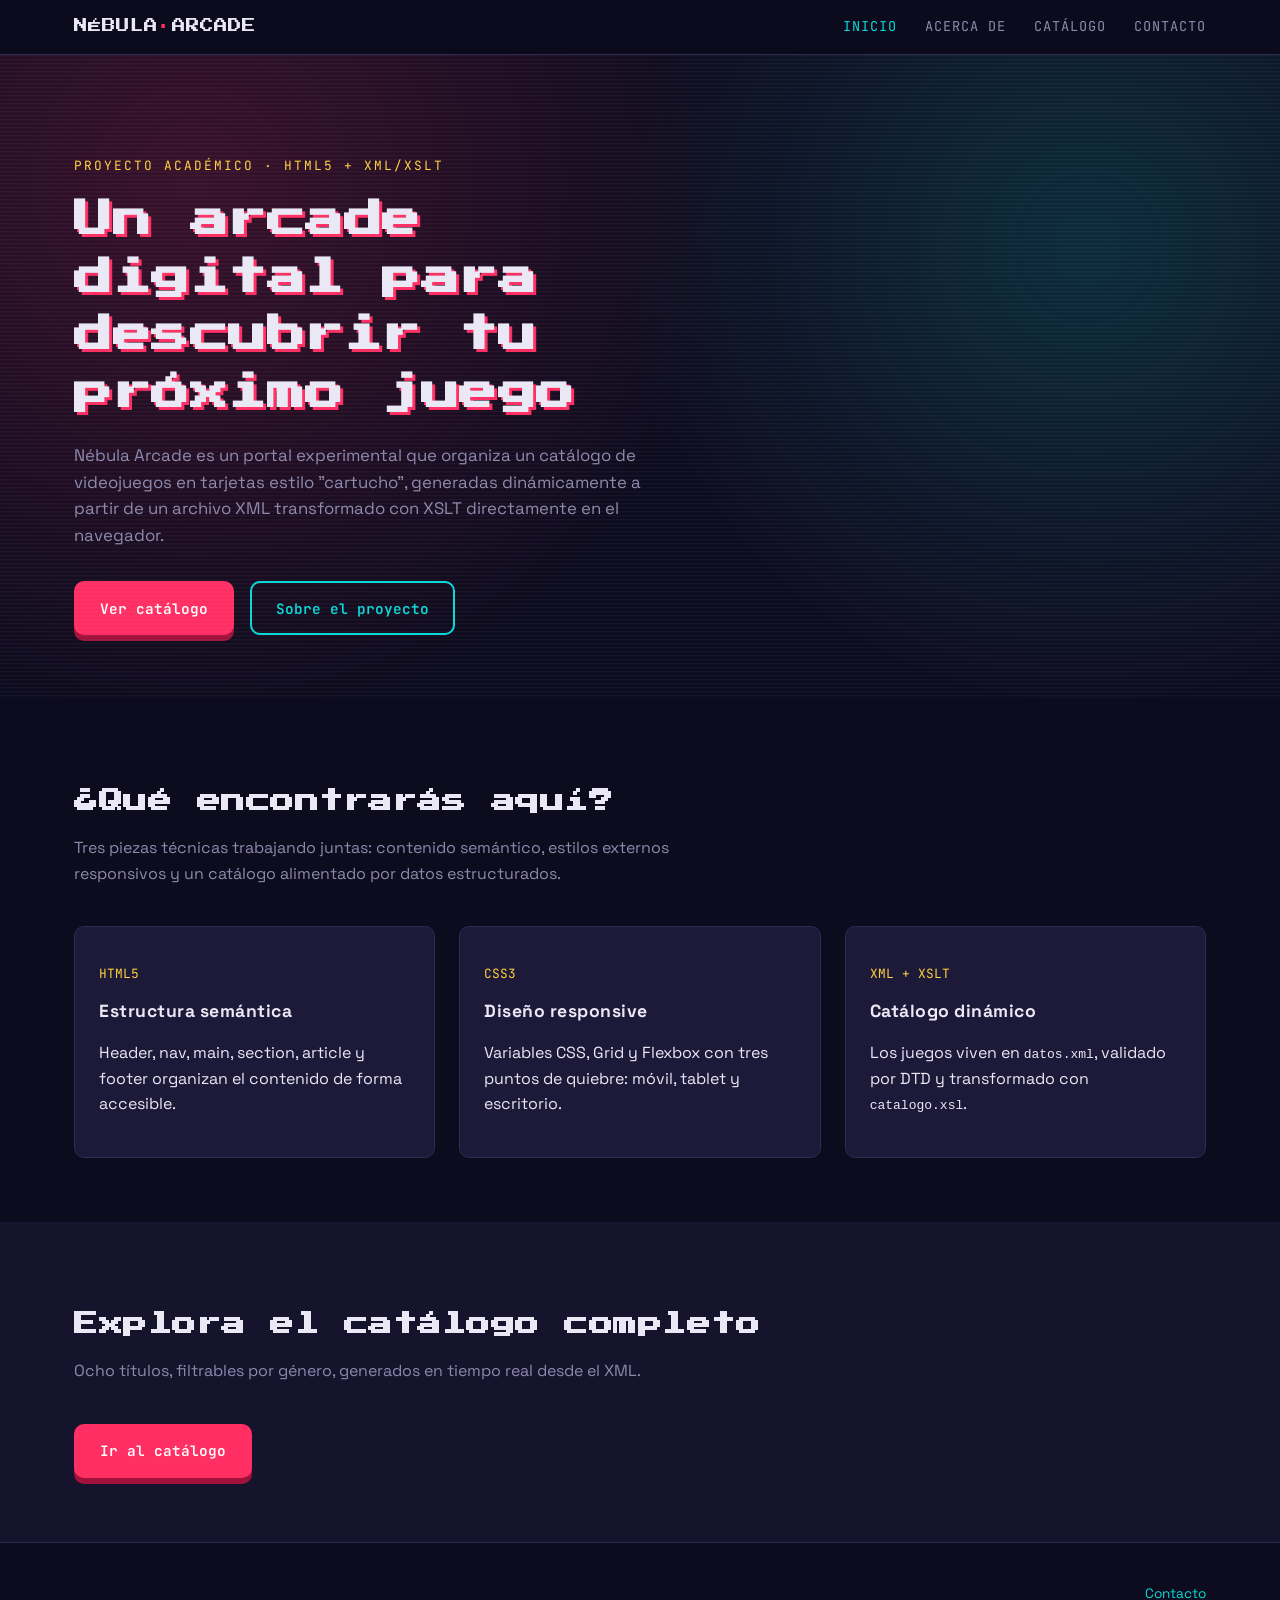
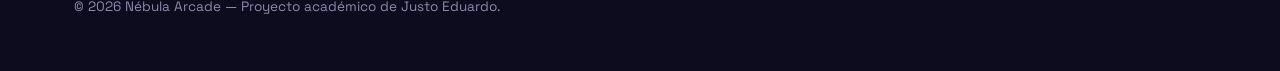
<file: index.html>
<!DOCTYPE html>
<html lang="es">
<head>
  <meta charset="UTF-8">
  <meta name="viewport" content="width=device-width, initial-scale=1.0">
  <title>Nébula Arcade — Portal de videojuegos</title>
  <meta name="description" content="Nébula Arcade: catálogo dinámico de videojuegos generado con XML y XSLT.">
  <link rel="stylesheet" href="css/styles.css">
</head>
<body>

  <header class="encabezado">
    <div class="contenedor encabezado__barra">
      <a href="index.html" class="logo">NÉBULA<span>·</span>ARCADE</a>
      <button class="nav__toggle" aria-expanded="false" aria-controls="menu-principal">☰</button>
      <nav aria-label="Navegación principal">
        <ul class="nav__lista" id="menu-principal">
          <li><a href="index.html" aria-current="page">Inicio</a></li>
          <li><a href="about.html">Acerca de</a></li>
          <li><a href="catalog.html">Catálogo</a></li>
          <li><a href="contact.html">Contacto</a></li>
        </ul>
      </nav>
    </div>
  </header>

  <main>
    <section class="hero">
      <div class="contenedor">
        <p class="hero__eyebrow">PROYECTO ACADÉMICO · HTML5 + XML/XSLT</p>
        <h1 class="hero__titulo">Un arcade digital para descubrir tu próximo juego</h1>
        <p class="hero__parrafo">
          Nébula Arcade es un portal experimental que organiza un catálogo de videojuegos
          en tarjetas estilo "cartucho", generadas dinámicamente a partir de un archivo XML
          transformado con XSLT directamente en el navegador.
        </p>
        <div class="hero__acciones">
          <a href="catalog.html" class="boton boton--primario">Ver catálogo</a>
          <a href="about.html" class="boton boton--secundario">Sobre el proyecto</a>
        </div>
      </div>
    </section>

    <section class="seccion" aria-labelledby="titulo-caracteristicas">
      <div class="contenedor">
        <h2 class="seccion__titulo" id="titulo-caracteristicas">¿Qué encontrarás aquí?</h2>
        <p class="seccion__intro">
          Tres piezas técnicas trabajando juntas: contenido semántico, estilos externos
          responsivos y un catálogo alimentado por datos estructurados.
        </p>
        <div class="rejilla">
          <article class="tarjeta">
            <p class="tarjeta__numero">HTML5</p>
            <h3 class="tarjeta__titulo">Estructura semántica</h3>
            <p>Header, nav, main, section, article y footer organizan el contenido de forma accesible.</p>
          </article>
          <article class="tarjeta">
            <p class="tarjeta__numero">CSS3</p>
            <h3 class="tarjeta__titulo">Diseño responsive</h3>
            <p>Variables CSS, Grid y Flexbox con tres puntos de quiebre: móvil, tablet y escritorio.</p>
          </article>
          <article class="tarjeta">
            <p class="tarjeta__numero">XML + XSLT</p>
            <h3 class="tarjeta__titulo">Catálogo dinámico</h3>
            <p>Los juegos viven en <code>datos.xml</code>, validado por DTD y transformado con <code>catalogo.xsl</code>.</p>
          </article>
        </div>
      </div>
    </section>

    <section class="seccion seccion--alterna" aria-labelledby="titulo-cta">
      <div class="contenedor">
        <h2 class="seccion__titulo" id="titulo-cta">Explora el catálogo completo</h2>
        <p class="seccion__intro">Ocho títulos, filtrables por género, generados en tiempo real desde el XML.</p>
        <a href="catalog.html" class="boton boton--primario">Ir al catálogo</a>
      </div>
    </section>
  </main>

  <footer class="pie">
    <div class="contenedor pie__contenido">
      <p>© 2026 Nébula Arcade — Proyecto académico de Justo Eduardo.</p>
      <nav aria-label="Enlaces del pie de página">
        <a href="contact.html">Contacto</a>
      </nav>
    </div>
  </footer>

  <script src="js/main.js"></script>
</body>
</html>
</file>
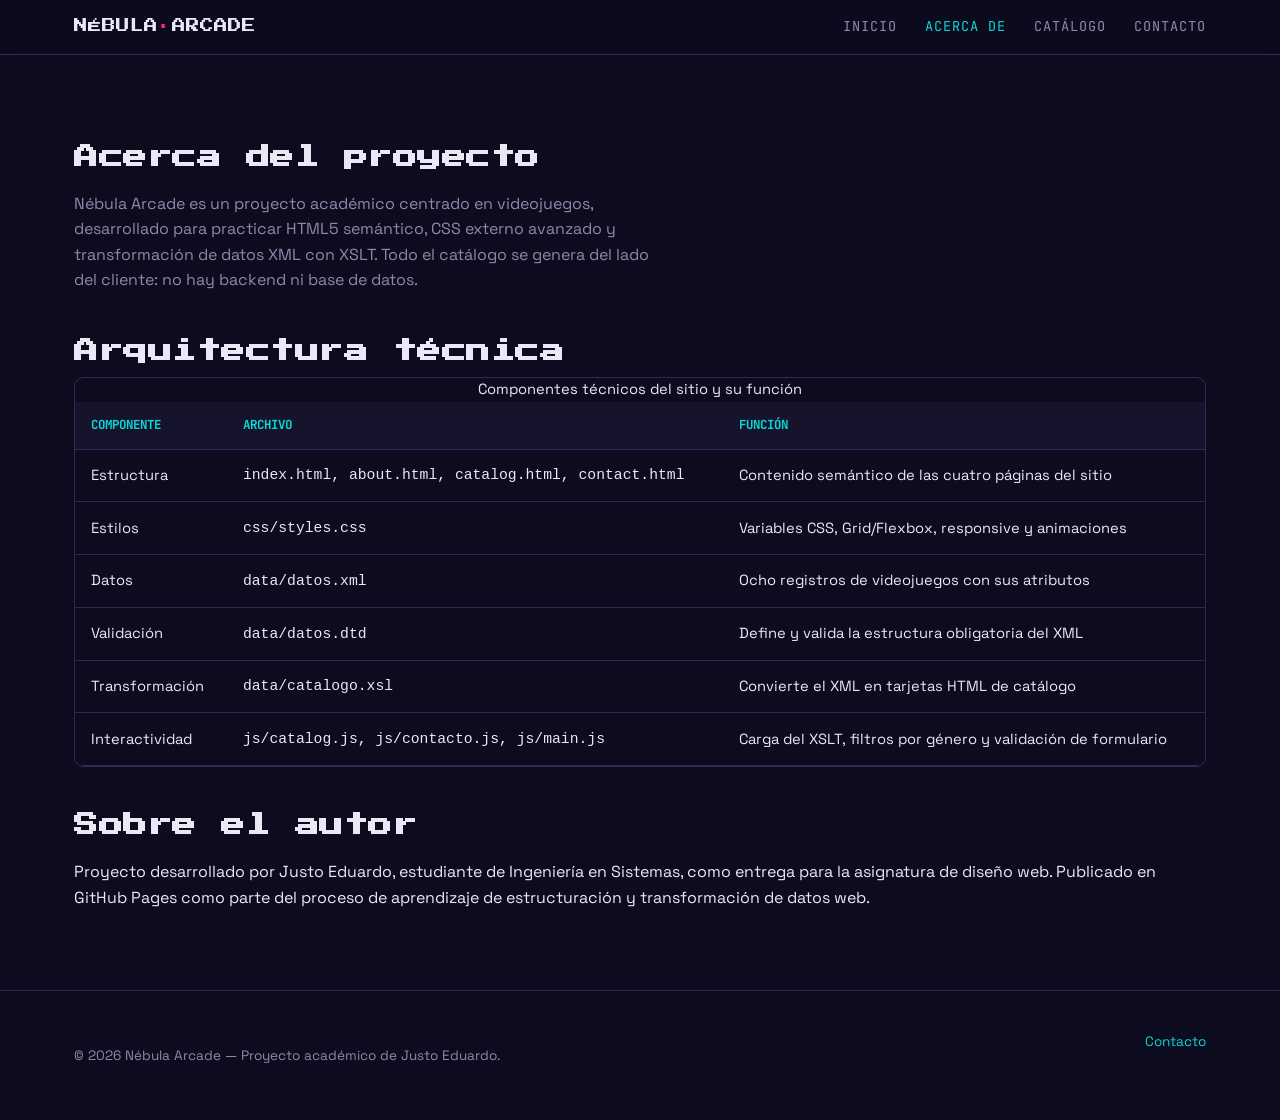
<file: about.html>
<!DOCTYPE html>
<html lang="es">
<head>
  <meta charset="UTF-8">
  <meta name="viewport" content="width=device-width, initial-scale=1.0">
  <title>Acerca de — Nébula Arcade</title>
  <meta name="description" content="Sobre el proyecto Nébula Arcade y su arquitectura técnica.">
  <link rel="stylesheet" href="css/styles.css">
</head>
<body>

  <header class="encabezado">
    <div class="contenedor encabezado__barra">
      <a href="index.html" class="logo">NÉBULA<span>·</span>ARCADE</a>
      <button class="nav__toggle" aria-expanded="false" aria-controls="menu-principal">☰</button>
      <nav aria-label="Navegación principal">
        <ul class="nav__lista" id="menu-principal">
          <li><a href="index.html">Inicio</a></li>
          <li><a href="about.html" aria-current="page">Acerca de</a></li>
          <li><a href="catalog.html">Catálogo</a></li>
          <li><a href="contact.html">Contacto</a></li>
        </ul>
      </nav>
    </div>
  </header>

  <main>
    <section class="seccion">
      <div class="contenedor">
        <h1 class="seccion__titulo">Acerca del proyecto</h1>
        <p class="seccion__intro">
          Nébula Arcade es un proyecto académico centrado en videojuegos, desarrollado para
          practicar HTML5 semántico, CSS externo avanzado y transformación de datos XML con XSLT.
          Todo el catálogo se genera del lado del cliente: no hay backend ni base de datos.
        </p>

        <h2 class="seccion__titulo" style="margin-top:2.5rem;">Arquitectura técnica</h2>
        <div class="tabla-wrap">
          <table>
            <caption class="sr-only">Componentes técnicos del sitio y su función</caption>
            <thead>
              <tr>
                <th scope="col">Componente</th>
                <th scope="col">Archivo</th>
                <th scope="col">Función</th>
              </tr>
            </thead>
            <tbody>
              <tr>
                <td>Estructura</td>
                <td><code>index.html, about.html, catalog.html, contact.html</code></td>
                <td>Contenido semántico de las cuatro páginas del sitio</td>
              </tr>
              <tr>
                <td>Estilos</td>
                <td><code>css/styles.css</code></td>
                <td>Variables CSS, Grid/Flexbox, responsive y animaciones</td>
              </tr>
              <tr>
                <td>Datos</td>
                <td><code>data/datos.xml</code></td>
                <td>Ocho registros de videojuegos con sus atributos</td>
              </tr>
              <tr>
                <td>Validación</td>
                <td><code>data/datos.dtd</code></td>
                <td>Define y valida la estructura obligatoria del XML</td>
              </tr>
              <tr>
                <td>Transformación</td>
                <td><code>data/catalogo.xsl</code></td>
                <td>Convierte el XML en tarjetas HTML de catálogo</td>
              </tr>
              <tr>
                <td>Interactividad</td>
                <td><code>js/catalog.js, js/contacto.js, js/main.js</code></td>
                <td>Carga del XSLT, filtros por género y validación de formulario</td>
              </tr>
            </tbody>
          </table>
        </div>

        <h2 class="seccion__titulo" style="margin-top:2.5rem;">Sobre el autor</h2>
        <p>
          Proyecto desarrollado por Justo Eduardo, estudiante de Ingeniería en Sistemas, como entrega
          para la asignatura de diseño web. Publicado en GitHub Pages como parte del
          proceso de aprendizaje de estructuración y transformación de datos web.
        </p>
      </div>
    </section>
  </main>

  <footer class="pie">
    <div class="contenedor pie__contenido">
      <p>© 2026 Nébula Arcade — Proyecto académico de Justo Eduardo.</p>
      <nav aria-label="Enlaces del pie de página">
        <a href="contact.html">Contacto</a>
      </nav>
    </div>
  </footer>

  <script src="js/main.js"></script>
</body>
</html>
</file>
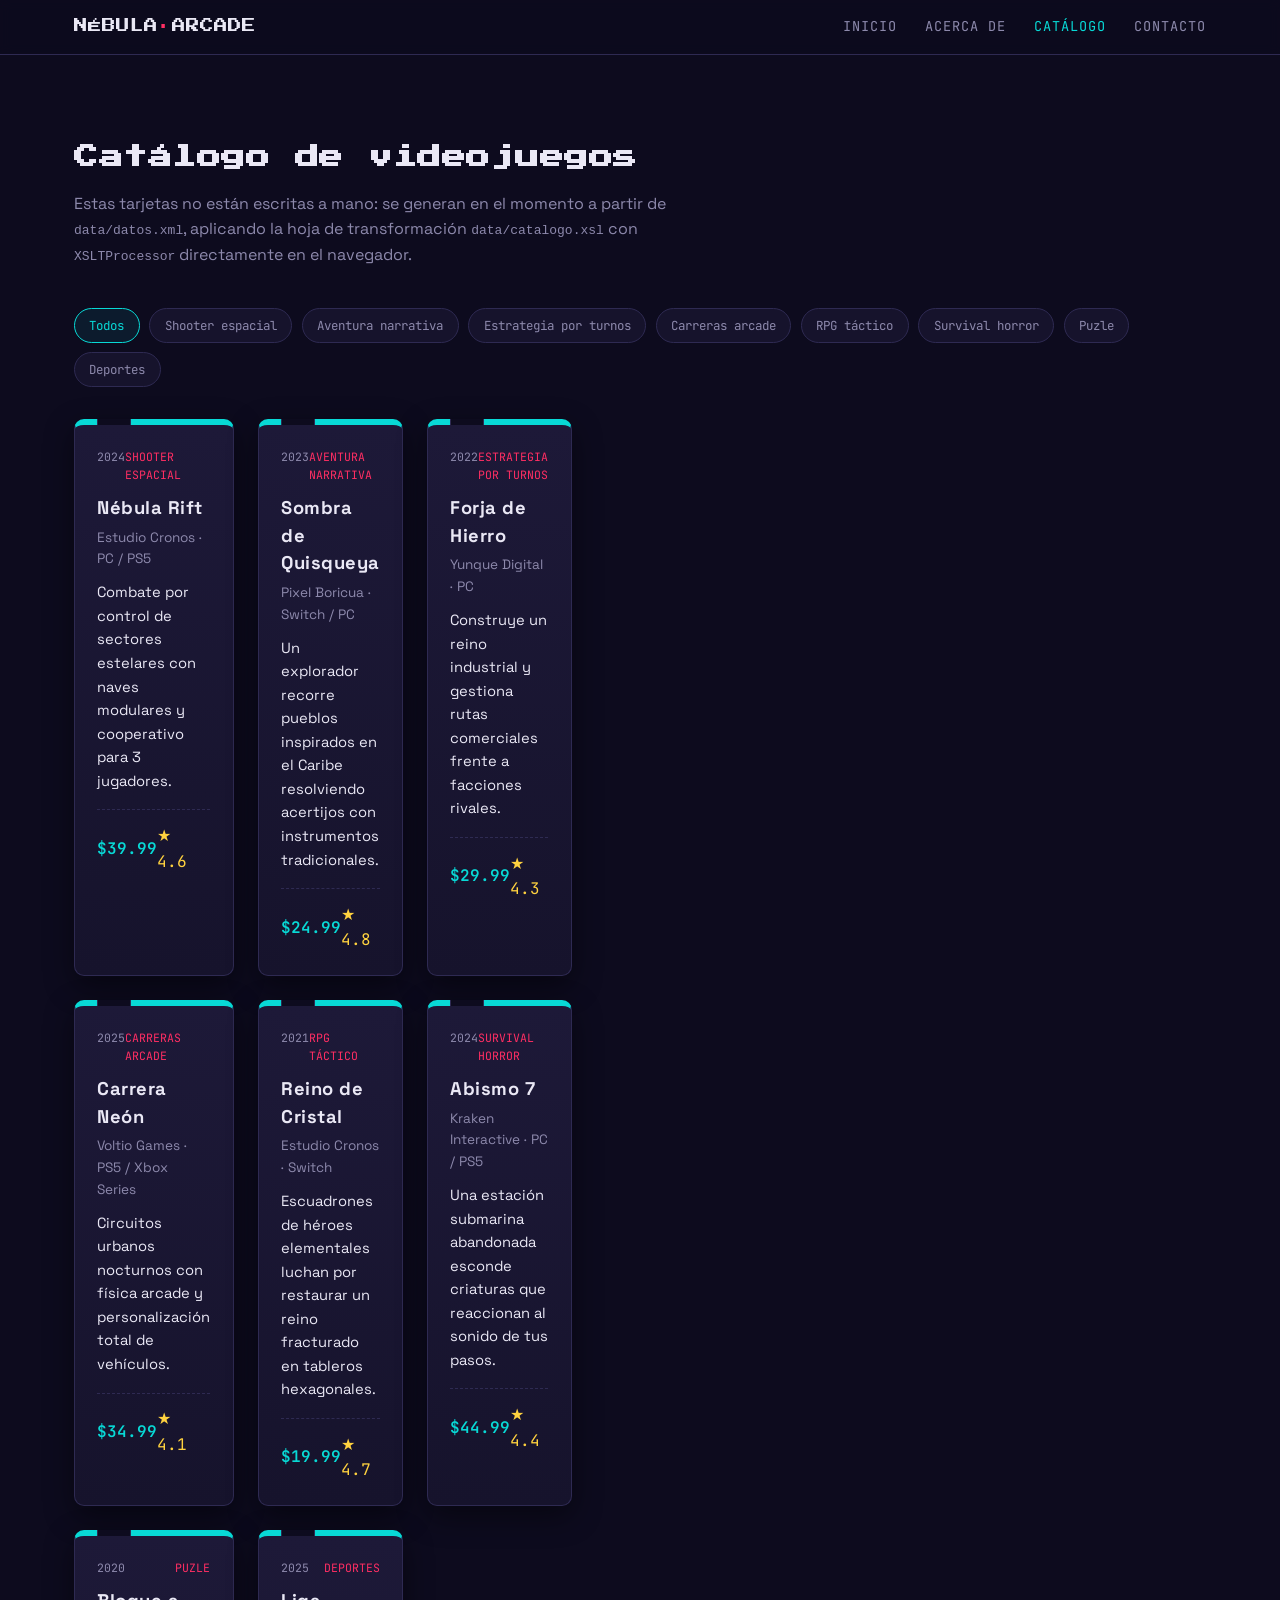
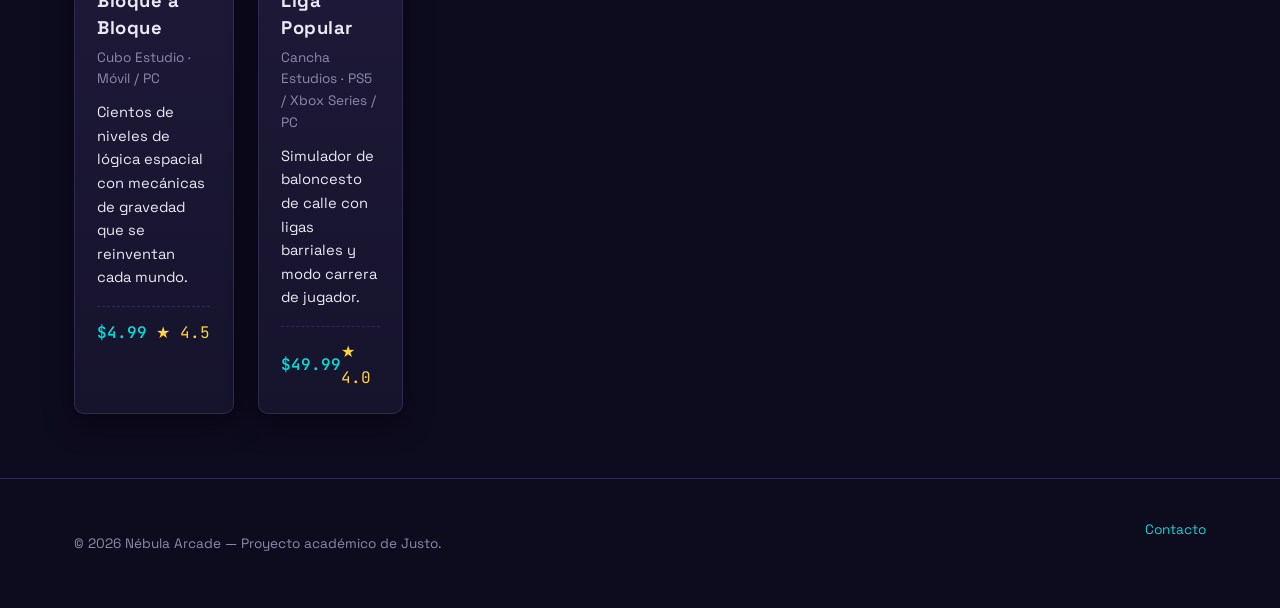
<file: catalog.html>
<!DOCTYPE html>
<html lang="es">
<head>
  <meta charset="UTF-8">
  <meta name="viewport" content="width=device-width, initial-scale=1.0">
  <title>Catálogo — Nébula Arcade</title>
  <meta name="description" content="Catálogo de videojuegos generado dinámicamente desde XML mediante XSLT.">
  <link rel="stylesheet" href="css/styles.css">
</head>
<body>

  <header class="encabezado">
    <div class="contenedor encabezado__barra">
      <a href="index.html" class="logo">NÉBULA<span>·</span>ARCADE</a>
      <button class="nav__toggle" aria-expanded="false" aria-controls="menu-principal">☰</button>
      <nav aria-label="Navegación principal">
        <ul class="nav__lista" id="menu-principal">
          <li><a href="index.html">Inicio</a></li>
          <li><a href="about.html">Acerca de</a></li>
          <li><a href="catalog.html" aria-current="page">Catálogo</a></li>
          <li><a href="contact.html">Contacto</a></li>
        </ul>
      </nav>
    </div>
  </header>

  <main>
    <section class="seccion">
      <div class="contenedor">
        <h1 class="seccion__titulo">Catálogo de videojuegos</h1>
        <p class="seccion__intro">
          Estas tarjetas no están escritas a mano: se generan en el momento a partir de
          <code>data/datos.xml</code>, aplicando la hoja de transformación
          <code>data/catalogo.xsl</code> con <code>XSLTProcessor</code> directamente en el navegador.
        </p>

        <div class="filtros" id="catalogo-filtros" aria-label="Filtrar por género"></div>

        <p class="estado-carga" id="catalogo-estado" role="status">Cargando catálogo desde datos.xml…</p>

        <div id="catalogo-salida"></div>
      </div>
    </section>
  </main>

  <footer class="pie">
    <div class="contenedor pie__contenido">
      <p>© 2026 Nébula Arcade — Proyecto académico de Justo.</p>
      <nav aria-label="Enlaces del pie de página">
        <a href="contact.html">Contacto</a>
      </nav>
    </div>
  </footer>

  <script src="js/main.js"></script>
  <script src="js/catalog.js"></script>
</body>
</html>
</file>
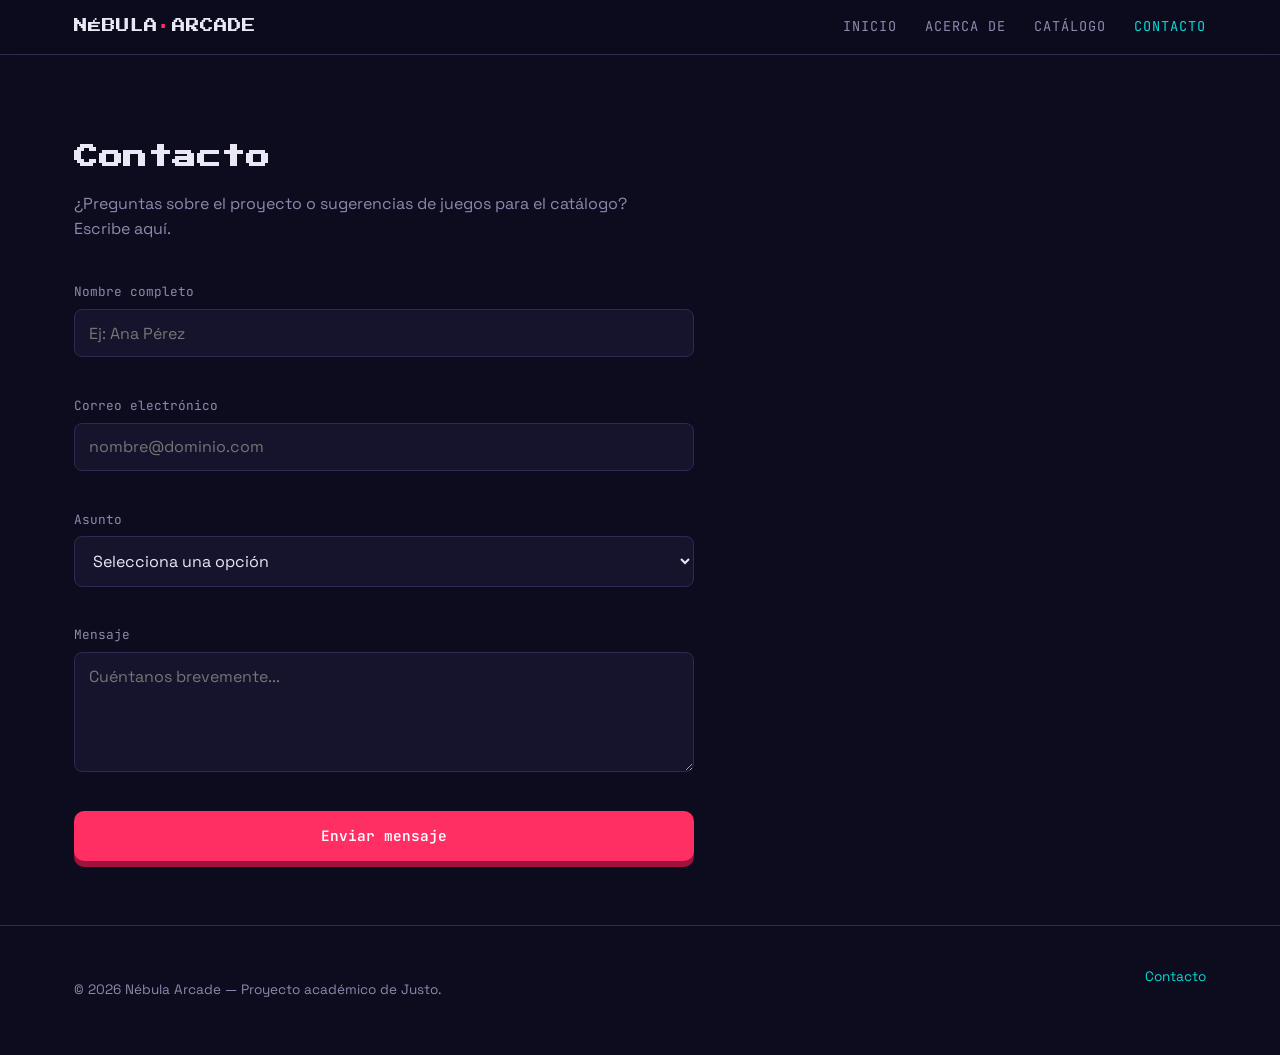
<file: contact.html>
<!DOCTYPE html>
<html lang="es">
<head>
  <meta charset="UTF-8">
  <meta name="viewport" content="width=device-width, initial-scale=1.0">
  <title>Contacto — Nébula Arcade</title>
  <meta name="description" content="Formulario de contacto de Nébula Arcade.">
  <link rel="stylesheet" href="css/styles.css">
</head>
<body>

  <header class="encabezado">
    <div class="contenedor encabezado__barra">
      <a href="index.html" class="logo">NÉBULA<span>·</span>ARCADE</a>
      <button class="nav__toggle" aria-expanded="false" aria-controls="menu-principal">☰</button>
      <nav aria-label="Navegación principal">
        <ul class="nav__lista" id="menu-principal">
          <li><a href="index.html">Inicio</a></li>
          <li><a href="about.html">Acerca de</a></li>
          <li><a href="catalog.html">Catálogo</a></li>
          <li><a href="contact.html" aria-current="page">Contacto</a></li>
        </ul>
      </nav>
    </div>
  </header>

  <main>
    <section class="seccion">
      <div class="contenedor">
        <h1 class="seccion__titulo">Contacto</h1>
        <p class="seccion__intro">
          ¿Preguntas sobre el proyecto o sugerencias de juegos para el catálogo? Escribe aquí.
        </p>

        <form class="formulario" id="form-contacto" novalidate>
          <div class="campo">
            <label for="nombre">Nombre completo</label>
            <input type="text" id="nombre" name="nombre" data-requerido required minlength="3" placeholder="Ej: Ana Pérez">
            <span class="error" id="nombre-error" aria-live="polite"></span>
          </div>

          <div class="campo">
            <label for="correo">Correo electrónico</label>
            <input type="email" id="correo" name="correo" data-requerido required placeholder="nombre@dominio.com">
            <span class="error" id="correo-error" aria-live="polite"></span>
          </div>

          <div class="campo">
            <label for="asunto">Asunto</label>
            <select id="asunto" name="asunto" data-requerido required>
              <option value="">Selecciona una opción</option>
              <option value="sugerencia">Sugerir un videojuego</option>
              <option value="soporte">Reportar un problema</option>
              <option value="otro">Otro</option>
            </select>
            <span class="error" id="asunto-error" aria-live="polite"></span>
          </div>

          <div class="campo">
            <label for="mensaje">Mensaje</label>
            <textarea id="mensaje" name="mensaje" data-requerido required minlength="10" placeholder="Cuéntanos brevemente..."></textarea>
            <span class="error" id="mensaje-error" aria-live="polite"></span>
          </div>

          <button type="submit" class="boton boton--primario">Enviar mensaje</button>
          <p class="mensaje-envio" id="mensaje-envio" role="status"></p>
        </form>
      </div>
    </section>
  </main>

  <footer class="pie">
    <div class="contenedor pie__contenido">
      <p>© 2026 Nébula Arcade — Proyecto académico de Justo.</p>
      <nav aria-label="Enlaces del pie de página">
        <a href="contact.html">Contacto</a>
      </nav>
    </div>
  </footer>

  <script src="js/main.js"></script>
  <script src="js/contacto.js"></script>
</body>
</html>
</file>
<file: css/styles.css>
/* ============================================
   NEBULA ARCADE — hoja de estilos externa
   Proyecto: catálogo de videojuegos (HTML5 + XML/XSLT)
   ============================================ */

@import url('https://fonts.googleapis.com/css2?family=Press+Start+2P&family=Space+Grotesk:wght@400;500;700&family=JetBrains+Mono:wght@400;600&display=swap');

:root{
  /* Paleta */
  --bg:            #0d0b1e;
  --bg-elevada:    #16132c;
  --bg-cartucho:   #1d1938;
  --linea:         #2e2a52;
  --texto:         #eae8f5;
  --texto-tenue:   #8d89ac;
  --acento-magenta:#ff2e63;
  --acento-cian:   #08d9d6;
  --acento-amarillo:#ffd23f;

  /* Tipografía */
  --fuente-display: 'Press Start 2P', cursive;
  --fuente-cuerpo:  'Space Grotesk', system-ui, sans-serif;
  --fuente-datos:   'JetBrains Mono', monospace;

  /* Layout */
  --ancho-max: 1180px;
  --radio: 10px;
  --sombra: 0 10px 30px rgba(0,0,0,.45);
}

*, *::before, *::after{ box-sizing: border-box; }

html{ scroll-behavior: smooth; }

body{
  margin:0;
  background: var(--bg);
  color: var(--texto);
  font-family: var(--fuente-cuerpo);
  line-height: 1.6;
  -webkit-font-smoothing: antialiased;
}

img{ max-width:100%; display:block; }

a{ color: var(--acento-cian); text-decoration: none; }
a:hover{ text-decoration: underline; }

h1,h2,h3{
  font-family: var(--fuente-display);
  line-height: 1.5;
  letter-spacing: .5px;
}

.contenedor{
  max-width: var(--ancho-max);
  margin-inline: auto;
  padding-inline: 1.5rem;
}

/* ---------- Foco visible para accesibilidad ---------- */
a:focus-visible, button:focus-visible, input:focus-visible,
textarea:focus-visible, select:focus-visible{
  outline: 3px solid var(--acento-amarillo);
  outline-offset: 3px;
}

/* ---------- Encabezado / navegación ---------- */
.encabezado{
  position: sticky;
  top:0;
  z-index: 50;
  background: rgba(13,11,30,.92);
  backdrop-filter: blur(6px);
  border-bottom: 1px solid var(--linea);
}

.encabezado__barra{
  display:flex;
  align-items:center;
  justify-content:space-between;
  padding-block: 1rem;
}

.logo{
  font-family: var(--fuente-display);
  font-size: .85rem;
  color: var(--texto);
}
.logo span{ color: var(--acento-magenta); }

.nav__lista{
  list-style:none;
  display:flex;
  gap: 1.75rem;
  margin:0; padding:0;
  font-family: var(--fuente-datos);
  font-size: .85rem;
  text-transform: uppercase;
  letter-spacing: 1px;
}
.nav__lista a{ color: var(--texto-tenue); }
.nav__lista a:hover,
.nav__lista a[aria-current="page"]{ color: var(--acento-cian); text-decoration:none; }

.nav__toggle{
  display:none;
  background:none;
  border:1px solid var(--linea);
  color: var(--texto);
  border-radius: 6px;
  padding: .4rem .6rem;
  font-size: 1.1rem;
}

/* ---------- Hero con efecto CRT (elemento firma) ---------- */
.hero{
  position:relative;
  overflow:hidden;
  padding-block: 5.5rem 4rem;
  background:
    radial-gradient(circle at 15% 20%, rgba(255,46,99,.18), transparent 45%),
    radial-gradient(circle at 85% 30%, rgba(8,217,214,.16), transparent 40%),
    var(--bg);
}

.hero::after{
  content:"";
  position:absolute;
  inset:0;
  pointer-events:none;
  background: repeating-linear-gradient(
    to bottom,
    rgba(255,255,255,.035) 0px,
    rgba(255,255,255,.035) 1px,
    transparent 2px,
    transparent 4px
  );
  animation: parpadeo 6s infinite steps(2);
}

@keyframes parpadeo{
  0%, 96%{ opacity: 1; }
  97%{ opacity: .85; }
  100%{ opacity: 1; }
}

.hero__eyebrow{
  font-family: var(--fuente-datos);
  color: var(--acento-amarillo);
  letter-spacing: 2px;
  font-size: .8rem;
}

.hero__titulo{
  font-size: clamp(1.4rem, 4vw, 2.4rem);
  margin: 1rem 0 1.2rem;
  max-width: 14ch;
  color: var(--texto);
  text-shadow: 3px 3px 0 var(--acento-magenta);
}

.hero__parrafo{
  max-width: 55ch;
  color: var(--texto-tenue);
  font-size: 1.05rem;
}

.hero__acciones{
  display:flex;
  gap: 1rem;
  margin-top: 2rem;
  flex-wrap: wrap;
}

.boton{
  display:inline-block;
  padding: .85rem 1.5rem;
  border-radius: var(--radio);
  font-family: var(--fuente-datos);
  font-weight:600;
  font-size: .9rem;
  border: 2px solid transparent;
  transition: transform .15s ease, box-shadow .15s ease;
}
.boton:hover{ transform: translateY(-2px); text-decoration:none; }

.boton--primario{
  background: var(--acento-magenta);
  color: #fff;
  box-shadow: 0 6px 0 #a0123c;
}
.boton--primario:hover{ box-shadow: 0 8px 0 #a0123c; }

.boton--secundario{
  background: transparent;
  border-color: var(--acento-cian);
  color: var(--acento-cian);
}
.boton--secundario:hover{ background: rgba(8,217,214,.1); }

/* ---------- Secciones generales ---------- */
.seccion{ padding-block: 4rem; }
.seccion--alterna{ background: var(--bg-elevada); }

.seccion__titulo{
  font-size: clamp(1.1rem, 2.5vw, 1.5rem);
  margin-bottom: .5rem;
}
.seccion__intro{
  color: var(--texto-tenue);
  max-width: 60ch;
  margin-bottom: 2.5rem;
}

/* ---------- Grid / Flexbox de tarjetas informativas ---------- */
.rejilla{
  display:grid;
  grid-template-columns: repeat(3, 1fr);
  gap: 1.5rem;
}

.tarjeta{
  background: var(--bg-cartucho);
  border: 1px solid var(--linea);
  border-radius: var(--radio);
  padding: 1.5rem;
  transition: border-color .2s ease, transform .2s ease;
}
.tarjeta:hover{ border-color: var(--acento-cian); transform: translateY(-4px); }

.tarjeta__numero{
  font-family: var(--fuente-datos);
  color: var(--acento-amarillo);
  font-size: .8rem;
}

.tarjeta__titulo{
  font-family: var(--fuente-cuerpo);
  font-weight:700;
  font-size: 1.1rem;
  margin: .6rem 0 .5rem;
}

/* ---------- Catálogo: tarjetas tipo "cartucho" ---------- */
.cartucho-grid{
  display:grid;
  grid-template-columns: repeat(3, 1fr);
  gap: 1.5rem;
}

.cartucho{
  position:relative;
  background: linear-gradient(180deg, var(--bg-cartucho), var(--bg-elevada));
  border: 1px solid var(--linea);
  border-top: 6px solid var(--acento-cian);
  border-radius: var(--radio);
  padding: 1.4rem;
  box-shadow: var(--sombra);
  animation: aparecer .4s ease both;
}

@keyframes aparecer{
  from{ opacity:0; transform: translateY(10px); }
  to{ opacity:1; transform: translateY(0); }
}

.cartucho::before{
  content:"";
  position:absolute;
  top:-6px; left: 1.4rem;
  width: 34px; height: 6px;
  background: var(--bg);
  border-left: 1px solid var(--linea);
  border-right: 1px solid var(--linea);
}

.cartucho__etiqueta{
  display:flex;
  justify-content:space-between;
  font-family: var(--fuente-datos);
  font-size: .72rem;
  color: var(--texto-tenue);
  text-transform: uppercase;
  margin-bottom: .6rem;
}
.cartucho__genero{ color: var(--acento-magenta); }

.cartucho__titulo{
  font-family: var(--fuente-cuerpo);
  font-weight:700;
  font-size: 1.15rem;
  margin: 0 0 .3rem;
}

.cartucho__dev{
  font-size: .85rem;
  color: var(--texto-tenue);
  margin: 0 0 .7rem;
}

.cartucho__desc{
  font-size: .92rem;
  margin: 0 0 1rem;
}

.cartucho__pie{
  display:flex;
  justify-content:space-between;
  align-items:center;
  font-family: var(--fuente-datos);
  border-top: 1px dashed var(--linea);
  padding-top: .8rem;
}
.cartucho__precio{ color: var(--acento-cian); font-weight:600; }
.cartucho__calificacion{ color: var(--acento-amarillo); }

/* Filtro de catálogo */
.filtros{
  display:flex;
  gap: .6rem;
  flex-wrap: wrap;
  margin-bottom: 2rem;
}
.filtro{
  font-family: var(--fuente-datos);
  font-size: .78rem;
  padding: .5rem .9rem;
  border-radius: 999px;
  border: 1px solid var(--linea);
  background: var(--bg-elevada);
  color: var(--texto-tenue);
  cursor:pointer;
  transition: all .15s ease;
}
.filtro:hover{ color: var(--texto); }
.filtro[aria-pressed="true"]{
  border-color: var(--acento-cian);
  color: var(--acento-cian);
  background: rgba(8,217,214,.08);
}

.estado-carga{
  font-family: var(--fuente-datos);
  color: var(--texto-tenue);
  padding: 2rem 0;
}

/* ---------- Tabla accesible (about.html) ---------- */
.tabla-wrap{ overflow-x:auto; border: 1px solid var(--linea); border-radius: var(--radio); }
table{
  width:100%;
  border-collapse: collapse;
  font-size: .92rem;
}
thead{ background: var(--bg-elevada); }
th, td{
  text-align:left;
  padding: .85rem 1rem;
  border-bottom: 1px solid var(--linea);
}
th{ font-family: var(--fuente-datos); font-size: .78rem; text-transform:uppercase; color: var(--acento-cian); }
tbody tr:hover{ background: rgba(255,255,255,.03); }

/* ---------- Formulario de contacto ---------- */
.formulario{
  display:grid;
  gap: 1.2rem;
  max-width: 620px;
}

.campo{ display:flex; flex-direction:column; gap:.4rem; }
.campo label{ font-family: var(--fuente-datos); font-size: .8rem; color: var(--texto-tenue); }

.campo input,
.campo select,
.campo textarea{
  background: var(--bg-elevada);
  border: 1px solid var(--linea);
  border-radius: 8px;
  padding: .8rem .9rem;
  color: var(--texto);
  font-family: var(--fuente-cuerpo);
  font-size: 1rem;
}
.campo textarea{ resize: vertical; min-height: 120px; }

.campo small{ color: var(--texto-tenue); font-size: .78rem; }
.campo .error{
  color: var(--acento-magenta);
  font-size: .8rem;
  min-height: 1em;
}

.campo input:invalid:not(:placeholder-shown){ border-color: var(--acento-magenta); }
.campo input:valid:not(:placeholder-shown){ border-color: var(--acento-cian); }

.mensaje-envio{
  font-family: var(--fuente-datos);
  padding: .9rem 1rem;
  border-radius: 8px;
  border: 1px solid var(--acento-cian);
  color: var(--acento-cian);
  background: rgba(8,217,214,.08);
  display:none;
}
.mensaje-envio.visible{ display:block; }

/* ---------- Pie de página ---------- */
.pie{
  border-top: 1px solid var(--linea);
  padding-block: 2.5rem;
  color: var(--texto-tenue);
  font-size: .85rem;
}
.pie__contenido{
  display:flex;
  justify-content:space-between;
  flex-wrap:wrap;
  gap: 1rem;
}

/* ============================================
   RESPONSIVE — 3 breakpoints (móvil / tablet / escritorio)
   Base = móvil (< 640px)
   ============================================ */

/* Tablet */
@media (min-width: 640px) and (max-width: 1023px){
  .rejilla{ grid-template-columns: repeat(2, 1fr); }
  .cartucho-grid{ grid-template-columns: repeat(2, 1fr); }
}

/* Escritorio ya cubierto por los estilos base (3 columnas) */
@media (min-width: 1024px){
  .rejilla{ grid-template-columns: repeat(3, 1fr); }
  .cartucho-grid{ grid-template-columns: repeat(3, 1fr); }
}

/* Móvil */
@media (max-width: 639px){
  .rejilla{ grid-template-columns: 1fr; }
  .cartucho-grid{ grid-template-columns: 1fr; }

  .nav__toggle{ display:inline-block; }

  .nav__lista{
    display:none;
    position:absolute;
    top: 100%; left:0; right:0;
    flex-direction:column;
    background: var(--bg-elevada);
    padding: 1.2rem 1.5rem;
    border-bottom: 1px solid var(--linea);
    gap: 1rem;
  }
  .nav__lista.abierta{ display:flex; }

  .pie__contenido{ flex-direction:column; }
}

/* ---------- Respeto a reduced-motion ---------- */
@media (prefers-reduced-motion: reduce){
  html{ scroll-behavior:auto; }
  .hero::after{ animation:none; }
  .cartucho{ animation:none; }
  .boton:hover{ transform:none; }
}
</file>
